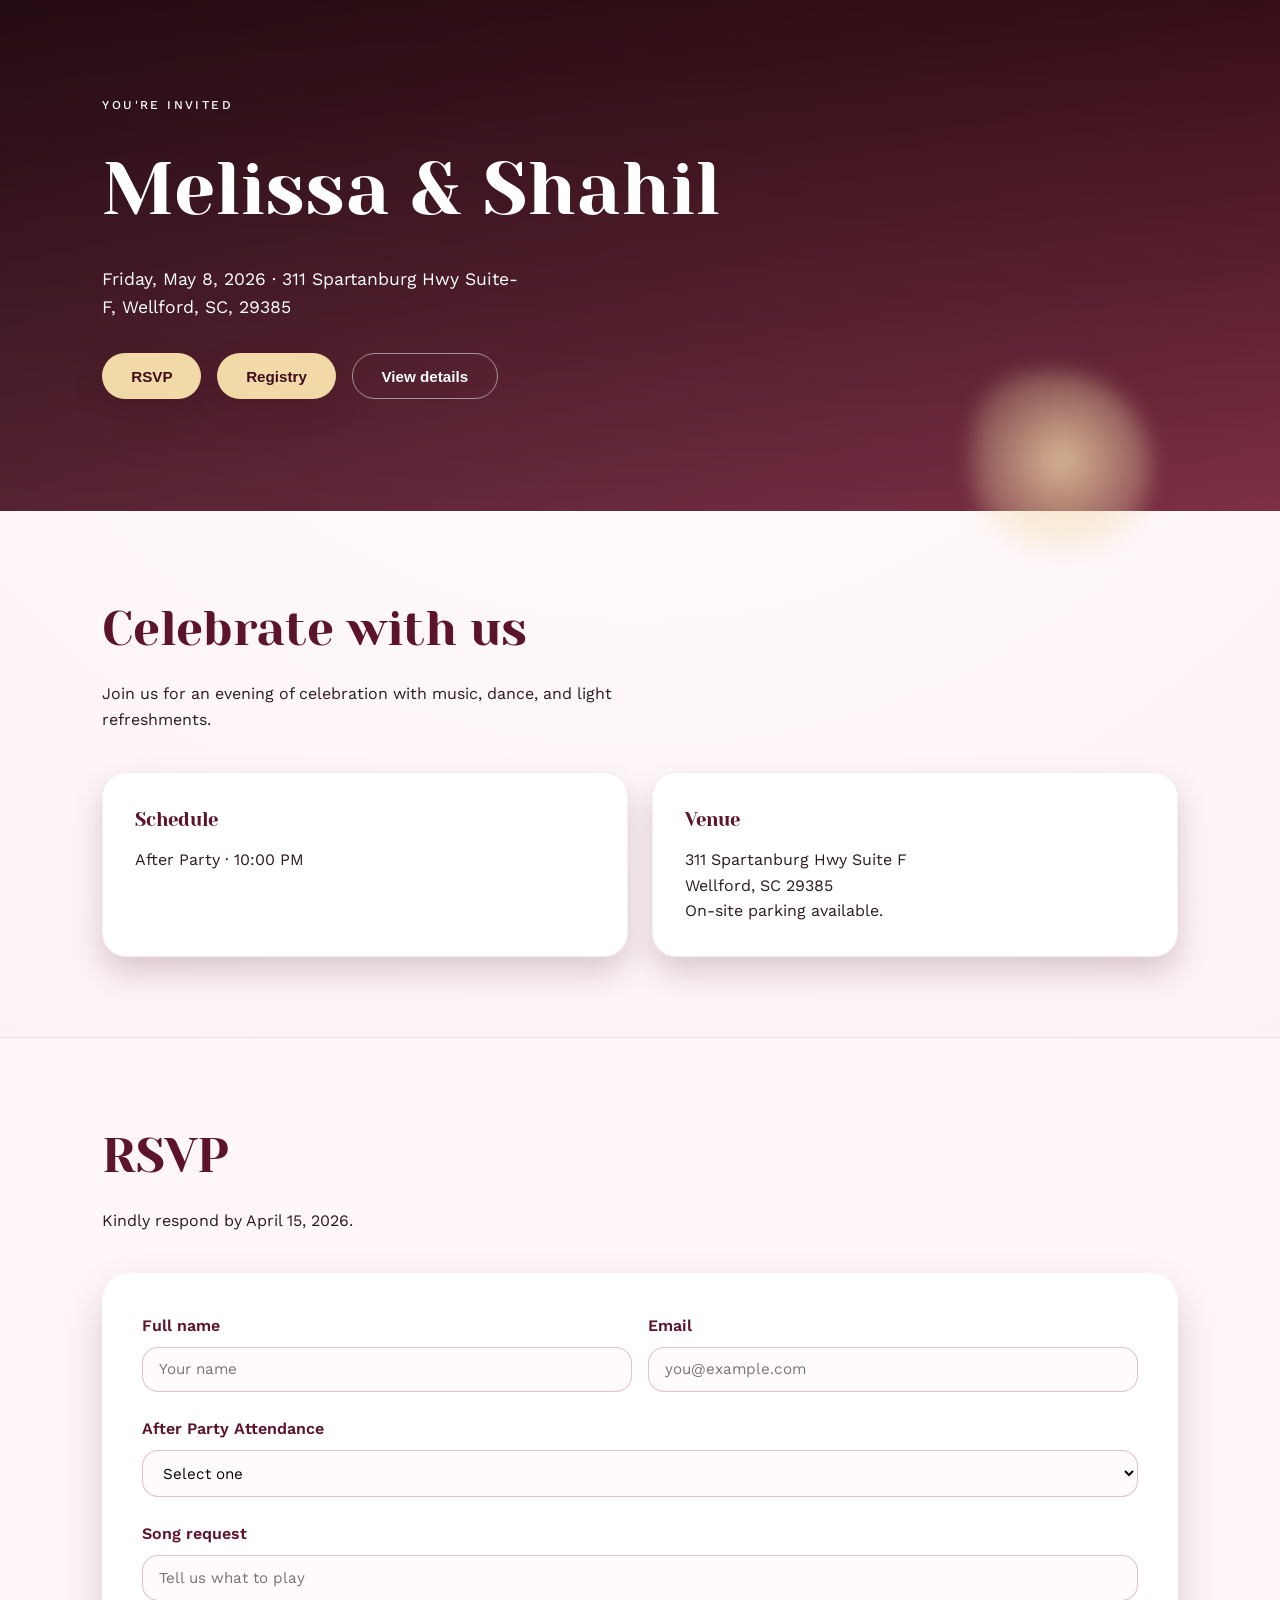
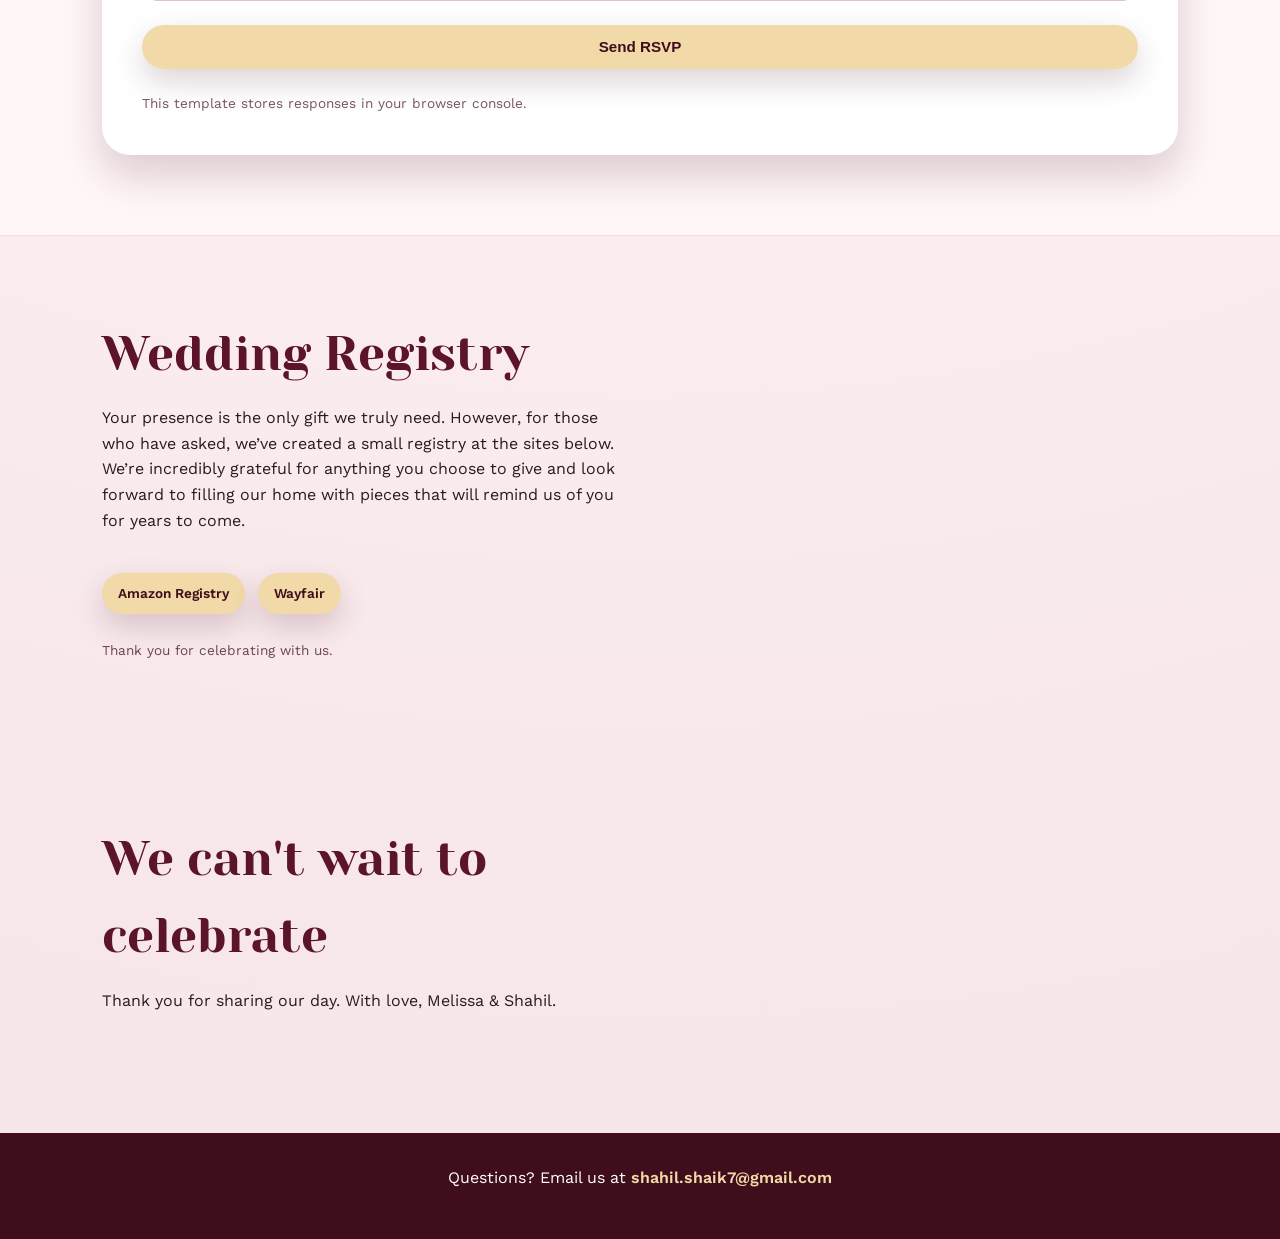
<file: index.html>
<!doctype html>
<html lang="en">
  <head>
    <meta charset="UTF-8" />
    <meta name="viewport" content="width=device-width, initial-scale=1" />
    <title>Wedding RSVP</title>
    <link rel="preconnect" href="https://fonts.googleapis.com" />
    <link rel="preconnect" href="https://fonts.gstatic.com" crossorigin />
    <link href="https://fonts.googleapis.com/css2?family=Yeseva+One&family=Work+Sans:wght@300;400;500;600&display=swap" rel="stylesheet" />
    <link rel="stylesheet" href="styles.css" />
  </head>
  <body>
    <div class="page">
      <header class="hero">
        <div class="hero__overlay"></div>
        <div class="hero__content">
          <p class="eyebrow">You're invited</p>
          <h1>Melissa &amp; Shahil</h1>
          <p class="subtitle">Friday, May 8, 2026 · 311 Spartanburg Hwy Suite-F, <br class="subtitle__break" />Wellford, SC, 29385</p>
          <div class="hero__actions">
            <button class="btn btn--primary" data-scroll="#rsvp">RSVP</button>
            <button class="btn btn--primary" data-scroll="#registry">Registry</button>
            <button class="btn btn--ghost" data-scroll="#details">View details</button>
          </div>
        </div>
        <div class="hero__ornament"></div>
      </header>

      <main>
        <section class="section" id="details">
          <div class="section__title">
            <h2>Celebrate with us</h2>
            <p>Join us for an evening of celebration with music, dance, and light refreshments.</p>
          </div>
          <div class="card-grid">
            <article class="card">
              <h3>Schedule</h3>
              <ul>
                <li>After Party · 10:00 PM</li>
              </ul>
            </article>
            <article class="card">
              <h3>Venue</h3>
              <p>311 Spartanburg Hwy Suite F</p>
              <p>Wellford, SC 29385</p>
              <p>On-site parking available.</p>
            </article>
            <!-- <article class="card">
              <h3>Dress code</h3>
              <p>Garden formal.</p>
              <p>Think elegant with a touch of whimsy.</p>
            </article> -->
          </div>
        </section>

        <section class="section section--alt" id="rsvp">
          <div class="section__title">
            <h2>RSVP</h2>
            <p>Kindly respond by April 15, 2026.</p>
          </div>
          <form class="rsvp" id="rsvpForm">
            <div class="rsvp__row">
              <label>
                Full name
                <input type="text" name="name" placeholder="Your name" required />
              </label>
              <label>
                Email
                <input type="email" name="email" placeholder="you@example.com" required />
              </label>
            </div>
            <div class="rsvp__row">
              <label>
                After Party Attendance
                <select name="after_party_attendance" required>
                  <option value="">Select one</option>
                  <option>Joyfully accepts</option>
                  <option>Regretfully declines</option>
                </select>
              </label>
            </div>
            <div class="rsvp__row">
              <label>
                Song request
                <input type="text" name="song" placeholder="Tell us what to play" />
              </label>
            </div>
            <button class="btn btn--primary" type="submit">Send RSVP</button>
            <p class="rsvp__note" id="rsvpNote">This template stores responses in your browser console.</p>
          </form>
        </section>

        <section class="section" id="registry">
          <div class="section__title">
            <h2>Wedding Registry</h2>
            <p>
              Your presence is the only gift we truly need. However, for those who have asked, we’ve created a small registry at the sites below. We’re incredibly grateful for anything you choose to give and look forward to filling our home with pieces that will remind us of you for years to come.
            </p>
          </div>

          <div class="registry-links" id="registryLinks" aria-label="Registry websites"></div>

          <div class="registry-grid" id="registryGrid" aria-live="polite"></div>
          <p class="registry__note" id="registryNote">Loading registry...</p>
        </section>

        <section class="section">
          <div class="section__title">
            <h2>We can't wait to celebrate</h2>
            <p>Thank you for sharing our day. With love, Melissa &amp; Shahil.</p>
          </div>
        </section>
      </main>

      <footer class="footer">
        <p>Questions? Email us at <span>shahil.shaik7@gmail.com</span></p>
      </footer>
    </div>

    <script src="script.js"></script>
  </body>
</html>
</file>
<file: styles.css>
:root {
  --burgundy-900: #3f0d1c;
  --burgundy-700: #5b1429;
  --burgundy-500: #7b1f3a;
  --rose-200: #f4d8dc;
  --blush-100: #fff6f7;
  --gold-200: #f1d9a8;
  --text: #2b1a1f;
  --white: #ffffff;
  --shadow: rgba(63, 13, 28, 0.18);
}

* {
  box-sizing: border-box;
  margin: 0;
  padding: 0;
}

body {
  font-family: "Work Sans", sans-serif;
  color: var(--text);
  background: radial-gradient(circle at top, #ffffff, #fdf2f4 40%, #f7e6ea 90%);
  line-height: 1.6;
}

.page {
  min-height: 100vh;
  overflow-x: hidden;
}

.hero {
  position: relative;
  padding: 6rem 8vw 7rem;
  color: var(--white);
  background: linear-gradient(120deg, rgba(63, 13, 28, 0.9), rgba(123, 31, 58, 0.9)),
    url("https://images.unsplash.com/photo-1520854221256-17451cc331bf?q=80&w=2400&auto=format&fit=crop") center/cover;
}

.hero__overlay {
  position: absolute;
  inset: 0;
  background: linear-gradient(180deg, rgba(63, 13, 28, 0.75), rgba(63, 13, 28, 0.1));
  mix-blend-mode: multiply;
}

.hero__content {
  position: relative;
  z-index: 1;
  max-width: 640px;
}

.hero__ornament {
  position: absolute;
  right: 10vw;
  bottom: -40px;
  width: 180px;
  height: 180px;
  border-radius: 40% 60% 50% 50%;
  background: radial-gradient(circle, rgba(241, 217, 168, 0.8), rgba(241, 217, 168, 0));
  filter: blur(10px);
}

.eyebrow {
  text-transform: uppercase;
  letter-spacing: 0.2em;
  font-size: 0.75rem;
  font-weight: 500;
  margin-bottom: 1rem;
}

h1,
h2,
h3 {
  font-family: "Yeseva One", serif;
  font-weight: 400;
}

h1 {
  font-size: clamp(2.8rem, 6vw, 4.6rem);
  margin-bottom: 1rem;
}

.subtitle {
  font-size: 1.1rem;
  max-width: 420px;
}

.subtitle__break {
  display: none;
}

.hero__actions {
  margin-top: 2rem;
  display: flex;
  gap: 1rem;
  flex-wrap: wrap;
}

.btn {
  border: none;
  padding: 0.85rem 1.8rem;
  border-radius: 999px;
  font-weight: 600;
  font-size: 0.95rem;
  cursor: pointer;
  transition: transform 0.2s ease, box-shadow 0.2s ease;
}

.btn--primary {
  background: var(--gold-200);
  color: var(--burgundy-900);
  box-shadow: 0 12px 30px var(--shadow);
}

.btn--ghost {
  background: transparent;
  color: var(--white);
  border: 1px solid rgba(255, 255, 255, 0.5);
}

.btn:hover {
  transform: translateY(-2px);
  box-shadow: 0 16px 30px var(--shadow);
}

.btn:disabled {
  opacity: 0.65;
  cursor: not-allowed;
  transform: none;
  box-shadow: none;
}

.section {
  padding: 5rem 8vw;
}

.section--alt {
  background: var(--blush-100);
  border-top: 1px solid rgba(123, 31, 58, 0.1);
  border-bottom: 1px solid rgba(123, 31, 58, 0.1);
}

.section__title {
  max-width: 520px;
  margin-bottom: 2.5rem;
}

.section__title h2 {
  font-size: clamp(2rem, 4vw, 3rem);
  margin-bottom: 0.8rem;
  color: var(--burgundy-700);
}

.card-grid {
  display: grid;
  gap: 1.5rem;
  grid-template-columns: repeat(auto-fit, minmax(220px, 1fr));
}

.card {
  background: var(--white);
  padding: 2rem;
  border-radius: 24px;
  box-shadow: 0 15px 30px var(--shadow);
  border: 1px solid rgba(123, 31, 58, 0.08);
}

.card h3 {
  margin-bottom: 0.75rem;
  color: var(--burgundy-700);
}

.card ul {
  list-style: none;
  display: grid;
  gap: 0.5rem;
}

.registry-links {
  display: flex;
  flex-wrap: wrap;
  gap: 0.8rem;
  margin-bottom: 1.6rem;
}

.registry-link {
  display: inline-flex;
  align-items: center;
  gap: 0.4rem;
  border-radius: 999px;
  text-decoration: none;
}

.registry-grid {
  display: grid;
  gap: 1.2rem;
  grid-template-columns: repeat(auto-fit, minmax(250px, 1fr));
}

.registry-card {
  background: var(--white);
  border: 1px solid rgba(123, 31, 58, 0.12);
  border-radius: 22px;
  padding: 1.4rem;
  box-shadow: 0 10px 24px var(--shadow);
  display: grid;
  gap: 0.9rem;
}

.registry-card h3 {
  color: var(--burgundy-700);
  line-height: 1.25;
}

.registry-card p {
  font-size: 0.95rem;
}

.registry-card__meta {
  display: flex;
  flex-wrap: wrap;
  gap: 0.45rem;
}

.chip {
  display: inline-flex;
  align-items: center;
  border-radius: 999px;
  padding: 0.3rem 0.7rem;
  font-size: 0.78rem;
  font-weight: 600;
  border: 1px solid rgba(123, 31, 58, 0.15);
}

.chip--store {
  color: var(--burgundy-700);
  background: #fff5f7;
}

.chip--available {
  color: #174f24;
  background: #eaf9ed;
  border-color: #b6e7c1;
}

.chip--claimed {
  color: #7a1b35;
  background: #ffeef2;
  border-color: #f5c8d5;
}

.registry-card__actions {
  display: flex;
  gap: 0.6rem;
  flex-wrap: wrap;
}

.btn--link {
  background: transparent;
  color: var(--burgundy-700);
  border: 1px solid rgba(123, 31, 58, 0.2);
  text-decoration: none;
  display: inline-flex;
  align-items: center;
}

.btn--small {
  padding: 0.6rem 1rem;
  font-size: 0.85rem;
}

.registry-card__message {
  font-size: 0.8rem;
  color: rgba(63, 13, 28, 0.8);
}

.registry__note {
  margin-top: 1rem;
  font-size: 0.85rem;
  color: rgba(63, 13, 28, 0.75);
}

.registry__note--error {
  color: #8b112f;
}

.rsvp {
  display: grid;
  gap: 1.5rem;
  background: var(--white);
  padding: 2.5rem;
  border-radius: 28px;
  box-shadow: 0 20px 40px var(--shadow);
}

.rsvp__row {
  display: grid;
  gap: 1rem;
  grid-template-columns: repeat(auto-fit, minmax(200px, 1fr));
}

label {
  display: grid;
  gap: 0.5rem;
  font-weight: 600;
  color: var(--burgundy-700);
}

input,
select,
textarea {
  font-family: "Work Sans", sans-serif;
  border: 1px solid rgba(123, 31, 58, 0.25);
  border-radius: 16px;
  padding: 0.8rem 1rem;
  font-size: 0.95rem;
  background: #fffafc;
}

textarea {
  resize: vertical;
}

.rsvp__full {
  grid-column: 1 / -1;
}

.rsvp__note {
  font-size: 0.85rem;
  color: rgba(63, 13, 28, 0.7);
}

.footer {
  padding: 2rem 8vw 3rem;
  text-align: center;
  background: var(--burgundy-900);
  color: var(--white);
}

.footer span {
  color: var(--gold-200);
  font-weight: 600;
}

@media (max-width: 720px) {
  .hero {
    padding: 5rem 8vw 6rem;
  }

  .subtitle__break {
    display: block;
  }

  .hero__ornament {
    right: 5vw;
    width: 120px;
    height: 120px;
  }
}
</file>
